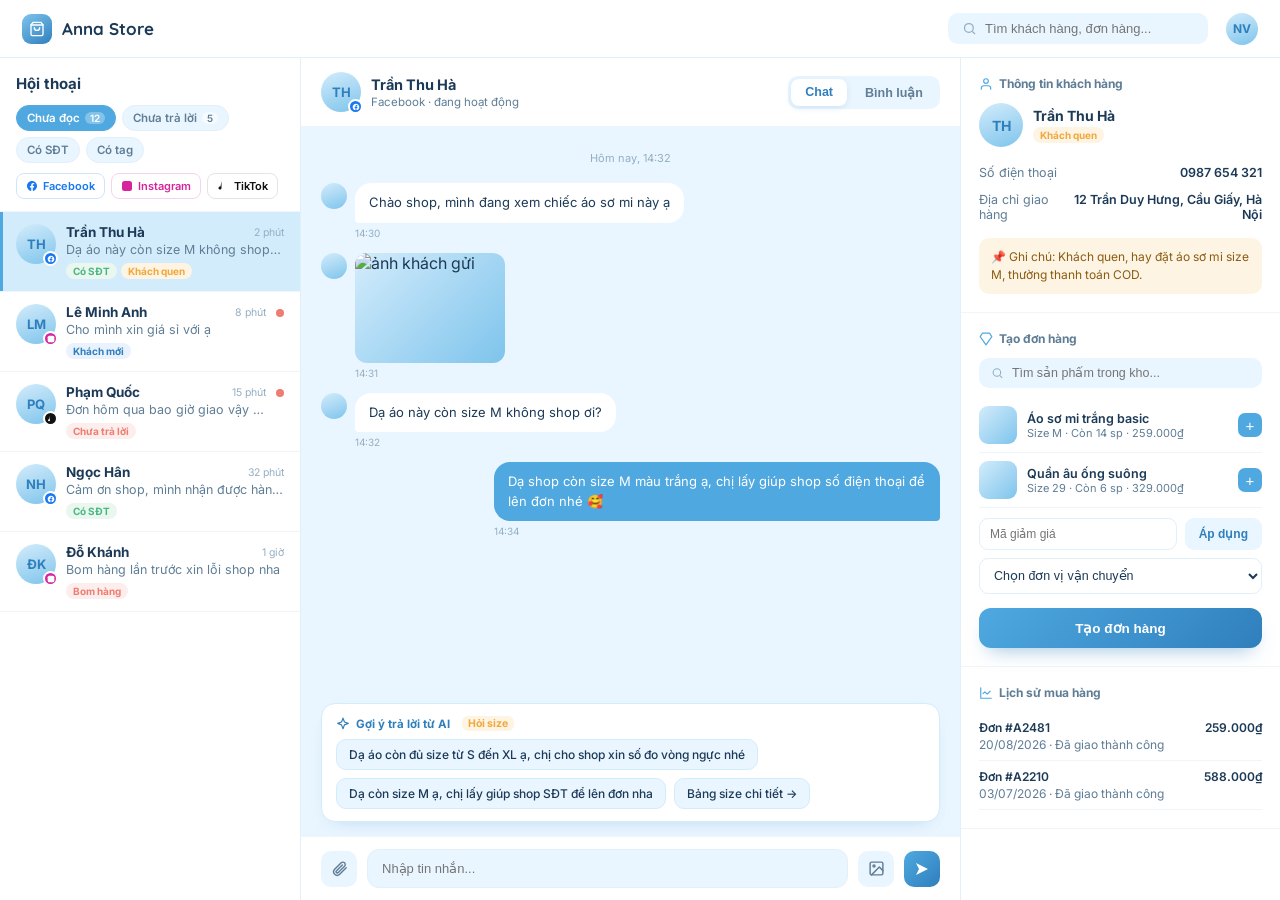
<file: frontend/mockups/anna-store-dashboard.html>
<!DOCTYPE html>
<html lang="vi">
<head>
<meta charset="UTF-8">
<meta name="viewport" content="width=device-width, initial-scale=1.0">
<title>Anna Store — Quản lý hội thoại</title>
<link rel="preconnect" href="https://fonts.googleapis.com">
<link href="https://fonts.googleapis.com/css2?family=Quicksand:wght@600;700&family=Inter:wght@400;500;600;700&display=swap" rel="stylesheet">
<style>
  :root{
    --sky: #eaf6ff;
    --sky-mid: #d3ecfb;
    --blue-soft: #7ec4ec;
    --blue-mid: #4fa9e0;
    --blue-deep: #2f7fbd;
    --navy: #1c3a57;
    --slate: #5f7d95;
    --slate-light: #93aec2;
    --white: #ffffff;
    --line: #e2f0fa;
    --line-soft: #eef6fb;
    --amber: #f0a83c;
    --coral: #ef7d6f;
    --green: #4cb782;
  }

  *{ box-sizing:border-box; margin:0; padding:0; }
  html,body{ height:100%; }

  body{
    font-family:'Inter', sans-serif;
    background:var(--sky);
    color:var(--navy);
    display:flex;
    flex-direction:column;
    overflow:hidden;
  }

  /* Top bar */
  .topbar{
    height:58px;
    flex-shrink:0;
    display:flex;
    align-items:center;
    justify-content:space-between;
    padding:0 22px;
    background:var(--white);
    border-bottom:1px solid var(--line);
    z-index:5;
  }
  .brand{ display:flex; align-items:center; gap:10px; }
  .brand-mark{
    width:30px; height:30px; border-radius:9px;
    background:linear-gradient(145deg, var(--blue-soft), var(--blue-deep));
    display:flex; align-items:center; justify-content:center;
  }
  .brand-mark svg{ width:16px; height:16px; }
  .brand-name{ font-family:'Quicksand', sans-serif; font-weight:700; font-size:17px; color:var(--navy); }
  .topbar-right{ display:flex; align-items:center; gap:18px; }
  .topbar-search{
    display:flex; align-items:center; gap:8px;
    background:var(--sky); border-radius:10px;
    padding:8px 14px; width:260px;
  }
  .topbar-search svg{ width:15px; height:15px; color:var(--slate-light); flex-shrink:0; }
  .topbar-search input{ border:none; background:none; outline:none; font-size:13px; width:100%; color:var(--navy); }
  .avatar-sm{
    width:32px; height:32px; border-radius:50%;
    background:linear-gradient(160deg, var(--sky-mid), var(--blue-soft));
    display:flex; align-items:center; justify-content:center;
    font-weight:700; font-size:12px; color:var(--blue-deep);
  }

  .layout{
    flex:1;
    display:grid;
    grid-template-columns: 300px minmax(0,1fr) 320px;
    min-height:0;
  }

  .col{ min-width:0; display:flex; flex-direction:column; min-height:0; }
  .col + .col{ border-left:1px solid var(--line); }

  /* ---------- COLUMN 1 : conversation list ---------- */
  .col1{ background:var(--white); }
  .col1-header{ padding:16px 16px 12px; border-bottom:1px solid var(--line-soft); }
  .col1-header h2{ font-size:15px; font-weight:700; margin-bottom:12px; }

  .filter-row{ display:flex; flex-wrap:wrap; gap:6px; margin-bottom:10px; }
  .filter-chip{
    font-size:11.5px; font-weight:600; padding:5px 10px;
    border-radius:999px; border:1px solid var(--line);
    background:var(--sky); color:var(--slate);
    cursor:pointer; white-space:nowrap;
    display:flex; align-items:center; gap:5px;
  }
  .filter-chip.active{ background:var(--blue-mid); border-color:var(--blue-mid); color:#fff; }
  .filter-chip .count{
    background:rgba(255,255,255,0.5);
    border-radius:999px; padding:0 5px; font-size:10px;
  }
  .filter-chip.active .count{ background:rgba(255,255,255,0.3); }

  .channel-row{ display:flex; gap:6px; }
  .channel-chip{
    display:flex; align-items:center; gap:5px;
    font-size:11px; font-weight:600; padding:5px 9px;
    border-radius:8px; border:1px solid var(--line);
    color:var(--slate); cursor:pointer;
  }
  .channel-chip svg{ width:12px; height:12px; }
  .channel-chip.fb{ color:#1877F2; border-color:#cfe4fd; }
  .channel-chip.ig{ color:#d6249f; border-color:#f6d3ec; }
  .channel-chip.tiktok{ color:#111; border-color:#e4e4e4; }

  .conv-list{ flex:1; overflow-y:auto; }
  .conv-item{
    display:flex; gap:10px; padding:12px 16px;
    border-bottom:1px solid var(--line-soft);
    cursor:pointer; position:relative;
  }
  .conv-item:hover{ background:var(--sky); }
  .conv-item.selected{ background:var(--sky-mid); }
  .conv-item.selected::before{
    content:""; position:absolute; left:0; top:0; bottom:0; width:3px;
    background:var(--blue-mid);
  }
  .conv-avatar{
    position:relative; width:40px; height:40px; border-radius:50%;
    background:linear-gradient(160deg, var(--sky-mid), var(--blue-soft));
    display:flex; align-items:center; justify-content:center;
    font-weight:700; font-size:13px; color:var(--blue-deep);
    flex-shrink:0;
  }
  .conv-avatar .badge-channel{
    position:absolute; bottom:-2px; right:-2px;
    width:15px; height:15px; border-radius:50%;
    display:flex; align-items:center; justify-content:center;
    border:2px solid var(--white);
  }
  .badge-channel.fb{ background:#1877F2; }
  .badge-channel.ig{ background:#d6249f; }
  .badge-channel.tiktok{ background:#111; }
  .badge-channel svg{ width:8px; height:8px; color:#fff; }

  .conv-info{ flex:1; min-width:0; }
  .conv-top{ display:flex; justify-content:space-between; align-items:center; gap:6px; }
  .conv-name{ font-size:13.5px; font-weight:700; color:var(--navy); white-space:nowrap; overflow:hidden; text-overflow:ellipsis; }
  .conv-time{ font-size:10.5px; color:var(--slate-light); flex-shrink:0; }
  .conv-msg{ font-size:12.5px; color:var(--slate); white-space:nowrap; overflow:hidden; text-overflow:ellipsis; margin-top:2px; }
  .conv-tags{ display:flex; gap:4px; margin-top:6px; flex-wrap:wrap; }
  .tag{
    font-size:10px; font-weight:700; padding:2px 7px;
    border-radius:999px; white-space:nowrap;
  }
  .tag.phone{ background:#e9f7ef; color:var(--green); }
  .tag.unread{ background:#fdeeee; color:var(--coral); }
  .tag.vip{ background:#fef4e3; color:var(--amber); }
  .tag.new{ background:#eaf3fd; color:var(--blue-deep); }
  .unread-dot{
    width:8px; height:8px; border-radius:50%; background:var(--coral);
    flex-shrink:0; margin-top:5px;
  }

  /* ---------- COLUMN 2 : chat window ---------- */
  .col2{ background:var(--sky); }
  .chat-header{
    padding:14px 20px; background:var(--white); border-bottom:1px solid var(--line-soft);
    display:flex; align-items:center; justify-content:space-between;
  }
  .chat-header-left{ display:flex; align-items:center; gap:10px; }
  .chat-header h3{ font-size:14.5px; font-weight:700; }
  .chat-header .sub{ font-size:11.5px; color:var(--slate); margin-top:2px; }

  .tabs{ display:flex; gap:4px; background:var(--sky); padding:3px; border-radius:10px; }
  .tab-btn{
    border:none; background:none; padding:6px 14px; border-radius:8px;
    font-size:12.5px; font-weight:600; color:var(--slate); cursor:pointer;
  }
  .tab-btn.active{ background:var(--white); color:var(--blue-deep); box-shadow:0 2px 6px rgba(47,127,189,0.15); }

  .chat-body{ flex:1; overflow-y:auto; padding:20px; display:flex; flex-direction:column; gap:14px; }
  .day-sep{ text-align:center; font-size:11px; color:var(--slate-light); margin:4px 0; }

  .msg-row{ display:flex; gap:8px; max-width:72%; }
  .msg-row.in{ align-self:flex-start; }
  .msg-row.out{ align-self:flex-end; flex-direction:row-reverse; }
  .msg-avatar{
    width:26px; height:26px; border-radius:50%; flex-shrink:0;
    background:linear-gradient(160deg, var(--sky-mid), var(--blue-soft));
  }
  .msg-bubble{
    padding:10px 14px; border-radius:16px; font-size:13px; line-height:1.5;
  }
  .msg-row.in .msg-bubble{ background:var(--white); color:var(--navy); border-bottom-left-radius:4px; }
  .msg-row.out .msg-bubble{ background:var(--blue-mid); color:#fff; border-bottom-right-radius:4px; }
  .msg-img{
    width:150px; height:110px; border-radius:12px; object-fit:cover; display:block;
    background:linear-gradient(135deg, var(--sky-mid), var(--blue-soft));
  }
  .msg-time{ font-size:10px; color:var(--slate-light); margin-top:4px; }

  .ai-suggest{
    margin:0 20px 14px; background:var(--white);
    border:1.5px solid var(--sky-mid); border-radius:14px;
    padding:12px 14px;
    box-shadow:0 8px 20px -12px rgba(47,127,189,0.35);
  }
  .ai-suggest-label{
    display:flex; align-items:center; gap:6px;
    font-size:11.5px; font-weight:700; color:var(--blue-deep); margin-bottom:8px;
  }
  .ai-suggest-label svg{ width:14px; height:14px; }
  .ai-chip-row{ display:flex; gap:8px; flex-wrap:wrap; }
  .ai-chip{
    font-size:12px; padding:7px 12px; border-radius:10px;
    background:var(--sky); border:1px solid var(--sky-mid);
    color:var(--navy); cursor:pointer; font-weight:500;
  }
  .ai-chip:hover{ background:var(--sky-mid); }
  .ai-intent{ font-size:10.5px; font-weight:700; color:var(--amber); background:#fef4e3; padding:1px 6px; border-radius:6px; margin-left:6px; }

  .chat-input{
    display:flex; align-items:center; gap:10px;
    padding:12px 20px; background:var(--white); border-top:1px solid var(--line-soft);
  }
  .chat-input input{
    flex:1; border:1.5px solid var(--line); border-radius:12px;
    padding:11px 14px; font-size:13px; outline:none; background:var(--sky);
  }
  .chat-input input:focus{ border-color:var(--blue-mid); background:var(--white); }
  .icon-btn{
    width:36px; height:36px; border-radius:10px; border:none;
    background:var(--sky); color:var(--slate); display:flex; align-items:center; justify-content:center;
    cursor:pointer; flex-shrink:0;
  }
  .icon-btn svg{ width:17px; height:17px; }
  .send-btn{
    width:36px; height:36px; border-radius:10px; border:none;
    background:linear-gradient(135deg, var(--blue-mid), var(--blue-deep));
    color:#fff; display:flex; align-items:center; justify-content:center; cursor:pointer; flex-shrink:0;
  }
  .send-btn svg{ width:16px; height:16px; }

  /* ---------- COLUMN 3 : order & inventory ---------- */
  .col3{ background:var(--white); overflow-y:auto; }
  .panel-section{ padding:18px 18px; border-bottom:1px solid var(--line-soft); }
  .panel-section h4{
    font-size:12px; font-weight:700; color:var(--slate); text-transform:none;
    margin-bottom:12px; display:flex; align-items:center; gap:6px;
  }
  .panel-section h4 svg{ width:14px; height:14px; color:var(--blue-mid); }

  .customer-card{ display:flex; gap:10px; align-items:center; margin-bottom:12px; }
  .customer-card .conv-avatar{ width:44px; height:44px; font-size:14px; }
  .customer-card .cname{ font-size:14px; font-weight:700; }
  .customer-card .ctag{ margin-top:3px; }

  .info-row{ display:flex; justify-content:space-between; font-size:12.5px; padding:6px 0; }
  .info-row span:first-child{ color:var(--slate); }
  .info-row span:last-child{ font-weight:600; text-align:right; }

  .note-box{
    background:#fef4e3; border-radius:10px; padding:10px 12px;
    font-size:12px; color:#8a5c12; margin-top:10px; line-height:1.5;
  }

  .search-box{
    display:flex; align-items:center; gap:8px;
    background:var(--sky); border-radius:10px; padding:8px 12px; margin-bottom:10px;
  }
  .search-box svg{ width:14px; height:14px; color:var(--slate-light); }
  .search-box input{ border:none; background:none; outline:none; font-size:12.5px; width:100%; }

  .product-item{
    display:flex; align-items:center; gap:10px; padding:8px 0;
    border-bottom:1px solid var(--line-soft);
  }
  .product-thumb{
    width:38px; height:38px; border-radius:9px; flex-shrink:0;
    background:linear-gradient(135deg, var(--sky-mid), var(--blue-soft));
  }
  .product-name{ font-size:12.5px; font-weight:600; }
  .product-meta{ font-size:11px; color:var(--slate); }
  .product-add{
    margin-left:auto; width:24px; height:24px; border-radius:7px;
    border:none; background:var(--blue-mid); color:#fff; cursor:pointer;
    display:flex; align-items:center; justify-content:center; font-size:15px; flex-shrink:0;
  }

  .discount-row{ display:flex; gap:8px; margin-top:10px; }
  .discount-row input{
    flex:1; border:1.5px solid var(--line); border-radius:9px;
    padding:8px 10px; font-size:12px; outline:none;
  }
  .discount-row button{
    border:none; border-radius:9px; padding:8px 14px;
    background:var(--sky); color:var(--blue-deep); font-weight:700; font-size:12px; cursor:pointer;
  }

  .ship-select{
    width:100%; border:1.5px solid var(--line); border-radius:9px;
    padding:9px 10px; font-size:12.5px; outline:none; margin-top:8px;
    color:var(--navy); background:var(--white);
  }

  .history-item{ font-size:12px; padding:8px 0; border-bottom:1px solid var(--line-soft); }
  .history-item .h-top{ display:flex; justify-content:space-between; font-weight:600; }
  .history-item .h-sub{ color:var(--slate); margin-top:2px; }

  .btn-create-order{
    width:100%; margin-top:14px; padding:12px; border:none; border-radius:12px;
    background:linear-gradient(135deg, var(--blue-mid), var(--blue-deep));
    color:#fff; font-weight:700; font-size:13.5px; cursor:pointer;
    box-shadow:0 10px 20px -10px rgba(47,127,189,0.55);
  }
</style>
</head>
<body>

  <!-- TOP BAR -->
  <div class="topbar">
    <div class="brand">
      <div class="brand-mark">
        <svg viewBox="0 0 24 24" fill="none" stroke="white" stroke-width="2" stroke-linecap="round" stroke-linejoin="round">
          <path d="M6 2 3 6v14a2 2 0 0 0 2 2h14a2 2 0 0 0 2-2V6l-3-4Z"/><path d="M3 6h18"/><path d="M16 10a4 4 0 0 1-8 0"/>
        </svg>
      </div>
      <span class="brand-name">Anna Store</span>
    </div>
    <div class="topbar-right">
      <div class="topbar-search">
        <svg viewBox="0 0 24 24" fill="none" stroke="currentColor" stroke-width="2"><circle cx="11" cy="11" r="7"/><path d="m21 21-4.3-4.3"/></svg>
        <input placeholder="Tìm khách hàng, đơn hàng...">
      </div>
      <div class="avatar-sm">NV</div>
    </div>
  </div>

  <!-- 3-COLUMN LAYOUT -->
  <div class="layout">

    <!-- COLUMN 1 -->
    <div class="col col1">
      <div class="col1-header">
        <h2>Hội thoại</h2>
        <div class="filter-row">
          <div class="filter-chip active">Chưa đọc <span class="count">12</span></div>
          <div class="filter-chip">Chưa trả lời <span class="count">5</span></div>
          <div class="filter-chip">Có SĐT</div>
          <div class="filter-chip">Có tag</div>
        </div>
        <div class="channel-row">
          <div class="channel-chip fb">
            <svg viewBox="0 0 24 24" fill="currentColor"><path d="M22 12.06C22 6.5 17.52 2 12 2S2 6.5 2 12.06c0 5 3.66 9.15 8.44 9.94v-7.03H7.9v-2.9h2.54V9.85c0-2.5 1.49-3.89 3.78-3.89 1.1 0 2.24.2 2.24.2v2.46h-1.26c-1.24 0-1.63.77-1.63 1.56v1.88h2.78l-.44 2.9h-2.34V22c4.78-.79 8.44-4.94 8.44-9.94Z"/></svg>
            Facebook
          </div>
          <div class="channel-chip ig">
            <svg viewBox="0 0 24 24" fill="currentColor"><rect x="2" y="2" width="20" height="20" rx="5"/></svg>
            Instagram
          </div>
          <div class="channel-chip tiktok">
            <svg viewBox="0 0 24 24" fill="currentColor"><path d="M9 2v14a3 3 0 1 1-2-2.83"/></svg>
            TikTok
          </div>
        </div>
      </div>

      <div class="conv-list">

        <div class="conv-item selected">
          <div class="conv-avatar">TH
            <span class="badge-channel fb"><svg viewBox="0 0 24 24" fill="currentColor"><path d="M22 12.06C22 6.5 17.52 2 12 2S2 6.5 2 12.06c0 5 3.66 9.15 8.44 9.94v-7.03H7.9v-2.9h2.54V9.85c0-2.5 1.49-3.89 3.78-3.89 1.1 0 2.24.2 2.24.2v2.46h-1.26c-1.24 0-1.63.77-1.63 1.56v1.88h2.78l-.44 2.9h-2.34V22c4.78-.79 8.44-4.94 8.44-9.94Z"/></svg></span>
          </div>
          <div class="conv-info">
            <div class="conv-top"><span class="conv-name">Trần Thu Hà</span><span class="conv-time">2 phút</span></div>
            <div class="conv-msg">Dạ áo này còn size M không shop ơi?</div>
            <div class="conv-tags">
              <span class="tag phone">Có SĐT</span>
              <span class="tag vip">Khách quen</span>
            </div>
          </div>
        </div>

        <div class="conv-item">
          <div class="conv-avatar">LM
            <span class="badge-channel ig"><svg viewBox="0 0 24 24" fill="currentColor"><rect x="2" y="2" width="20" height="20" rx="5"/></svg></span>
          </div>
          <div class="conv-info">
            <div class="conv-top"><span class="conv-name">Lê Minh Anh</span><span class="conv-time">8 phút</span></div>
            <div class="conv-msg">Cho mình xin giá sỉ với ạ</div>
            <div class="conv-tags"><span class="tag new">Khách mới</span></div>
          </div>
          <div class="unread-dot"></div>
        </div>

        <div class="conv-item">
          <div class="conv-avatar">PQ
            <span class="badge-channel tiktok"><svg viewBox="0 0 24 24" fill="currentColor"><path d="M9 2v14a3 3 0 1 1-2-2.83"/></svg></span>
          </div>
          <div class="conv-info">
            <div class="conv-top"><span class="conv-name">Phạm Quốc</span><span class="conv-time">15 phút</span></div>
            <div class="conv-msg">Đơn hôm qua bao giờ giao vậy shop?</div>
            <div class="conv-tags"><span class="tag unread">Chưa trả lời</span></div>
          </div>
          <div class="unread-dot"></div>
        </div>

        <div class="conv-item">
          <div class="conv-avatar">NH
            <span class="badge-channel fb"><svg viewBox="0 0 24 24" fill="currentColor"><path d="M22 12.06C22 6.5 17.52 2 12 2S2 6.5 2 12.06c0 5 3.66 9.15 8.44 9.94v-7.03H7.9v-2.9h2.54V9.85c0-2.5 1.49-3.89 3.78-3.89 1.1 0 2.24.2 2.24.2v2.46h-1.26c-1.24 0-1.63.77-1.63 1.56v1.88h2.78l-.44 2.9h-2.34V22c4.78-.79 8.44-4.94 8.44-9.94Z"/></svg></span>
          </div>
          <div class="conv-info">
            <div class="conv-top"><span class="conv-name">Ngọc Hân</span><span class="conv-time">32 phút</span></div>
            <div class="conv-msg">Cảm ơn shop, mình nhận được hàng rồi</div>
            <div class="conv-tags"><span class="tag phone">Có SĐT</span></div>
          </div>
        </div>

        <div class="conv-item">
          <div class="conv-avatar">ĐK
            <span class="badge-channel ig"><svg viewBox="0 0 24 24" fill="currentColor"><rect x="2" y="2" width="20" height="20" rx="5"/></svg></span>
          </div>
          <div class="conv-info">
            <div class="conv-top"><span class="conv-name">Đỗ Khánh</span><span class="conv-time">1 giờ</span></div>
            <div class="conv-msg">Bom hàng lần trước xin lỗi shop nha</div>
            <div class="conv-tags"><span class="tag unread">Bom hàng</span></div>
          </div>
        </div>

      </div>
    </div>

    <!-- COLUMN 2 -->
    <div class="col col2">
      <div class="chat-header">
        <div class="chat-header-left">
          <div class="conv-avatar">TH
            <span class="badge-channel fb"><svg viewBox="0 0 24 24" fill="currentColor"><path d="M22 12.06C22 6.5 17.52 2 12 2S2 6.5 2 12.06c0 5 3.66 9.15 8.44 9.94v-7.03H7.9v-2.9h2.54V9.85c0-2.5 1.49-3.89 3.78-3.89 1.1 0 2.24.2 2.24.2v2.46h-1.26c-1.24 0-1.63.77-1.63 1.56v1.88h2.78l-.44 2.9h-2.34V22c4.78-.79 8.44-4.94 8.44-9.94Z"/></svg></span>
          </div>
          <div>
            <h3>Trần Thu Hà</h3>
            <div class="sub">Facebook · đang hoạt động</div>
          </div>
        </div>
        <div class="tabs">
          <button class="tab-btn active">Chat</button>
          <button class="tab-btn">Bình luận</button>
        </div>
      </div>

      <div class="chat-body">
        <div class="day-sep">Hôm nay, 14:32</div>

        <div class="msg-row in">
          <div class="msg-avatar"></div>
          <div>
            <div class="msg-bubble">Chào shop, mình đang xem chiếc áo sơ mi này ạ</div>
            <div class="msg-time">14:30</div>
          </div>
        </div>

        <div class="msg-row in">
          <div class="msg-avatar"></div>
          <div>
            <img class="msg-img" alt="ảnh khách gửi">
            <div class="msg-time">14:31</div>
          </div>
        </div>

        <div class="msg-row in">
          <div class="msg-avatar"></div>
          <div>
            <div class="msg-bubble">Dạ áo này còn size M không shop ơi?</div>
            <div class="msg-time">14:32</div>
          </div>
        </div>

        <div class="msg-row out">
          <div>
            <div class="msg-bubble">Dạ shop còn size M màu trắng ạ, chị lấy giúp shop số điện thoại để lên đơn nhé 🥰</div>
            <div class="msg-time">14:34</div>
          </div>
        </div>
      </div>

      <div class="ai-suggest">
        <div class="ai-suggest-label">
          <svg viewBox="0 0 24 24" fill="none" stroke="currentColor" stroke-width="2" stroke-linecap="round" stroke-linejoin="round"><path d="M12 2 9.5 8.5 3 11l6.5 2.5L12 20l2.5-6.5L21 11l-6.5-2.5L12 2Z"/></svg>
          Gợi ý trả lời từ AI
          <span class="ai-intent">Hỏi size</span>
        </div>
        <div class="ai-chip-row">
          <div class="ai-chip">Dạ áo còn đủ size từ S đến XL ạ, chị cho shop xin số đo vòng ngực nhé</div>
          <div class="ai-chip">Dạ còn size M ạ, chị lấy giúp shop SĐT để lên đơn nha</div>
          <div class="ai-chip">Bảng size chi tiết →</div>
        </div>
      </div>

      <div class="chat-input">
        <button class="icon-btn"><svg viewBox="0 0 24 24" fill="none" stroke="currentColor" stroke-width="2" stroke-linecap="round" stroke-linejoin="round"><path d="M21.44 11.05 12.25 20.24a5 5 0 0 1-7.07-7.07l9.19-9.19a3.33 3.33 0 0 1 4.71 4.71l-9.2 9.19a1.67 1.67 0 0 1-2.35-2.35l8.49-8.48"/></svg></button>
        <input placeholder="Nhập tin nhắn...">
        <button class="icon-btn"><svg viewBox="0 0 24 24" fill="none" stroke="currentColor" stroke-width="2" stroke-linecap="round" stroke-linejoin="round"><rect x="3" y="3" width="18" height="18" rx="2"/><circle cx="8.5" cy="8.5" r="1.5"/><path d="m21 15-5-5L5 21"/></svg></button>
        <button class="send-btn"><svg viewBox="0 0 24 24" fill="currentColor"><path d="m3 3 18 9-18 9 4.5-9L3 3Z"/></svg></button>
      </div>
    </div>

    <!-- COLUMN 3 -->
    <div class="col col3">

      <div class="panel-section">
        <h4><svg viewBox="0 0 24 24" fill="none" stroke="currentColor" stroke-width="2" stroke-linecap="round" stroke-linejoin="round"><path d="M20 21v-2a4 4 0 0 0-4-4H8a4 4 0 0 0-4 4v2"/><circle cx="12" cy="7" r="4"/></svg>Thông tin khách hàng</h4>
        <div class="customer-card">
          <div class="conv-avatar">TH</div>
          <div>
            <div class="cname">Trần Thu Hà</div>
            <div class="conv-tags ctag"><span class="tag vip">Khách quen</span></div>
          </div>
        </div>
        <div class="info-row"><span>Số điện thoại</span><span>0987 654 321</span></div>
        <div class="info-row"><span>Địa chỉ giao hàng</span><span>12 Trần Duy Hưng, Cầu Giấy, Hà Nội</span></div>
        <div class="note-box">📌 Ghi chú: Khách quen, hay đặt áo sơ mi size M, thường thanh toán COD.</div>
      </div>

      <div class="panel-section">
        <h4><svg viewBox="0 0 24 24" fill="none" stroke="currentColor" stroke-width="2" stroke-linecap="round" stroke-linejoin="round"><path d="M6 2h12l4 6-10 14L2 8Z"/></svg>Tạo đơn hàng</h4>
        <div class="search-box">
          <svg viewBox="0 0 24 24" fill="none" stroke="currentColor" stroke-width="2"><circle cx="11" cy="11" r="7"/><path d="m21 21-4.3-4.3"/></svg>
          <input placeholder="Tìm sản phẩm trong kho...">
        </div>

        <div class="product-item">
          <div class="product-thumb"></div>
          <div>
            <div class="product-name">Áo sơ mi trắng basic</div>
            <div class="product-meta">Size M · Còn 14 sp · 259.000₫</div>
          </div>
          <button class="product-add">+</button>
        </div>
        <div class="product-item">
          <div class="product-thumb"></div>
          <div>
            <div class="product-name">Quần âu ống suông</div>
            <div class="product-meta">Size 29 · Còn 6 sp · 329.000₫</div>
          </div>
          <button class="product-add">+</button>
        </div>

        <div class="discount-row">
          <input placeholder="Mã giảm giá">
          <button>Áp dụng</button>
        </div>

        <select class="ship-select">
          <option>Chọn đơn vị vận chuyển</option>
          <option>Giao hàng nhanh (GHN)</option>
          <option>Giao hàng tiết kiệm (GHTK)</option>
          <option>Viettel Post</option>
        </select>

        <button class="btn-create-order">Tạo đơn hàng</button>
      </div>

      <div class="panel-section">
        <h4><svg viewBox="0 0 24 24" fill="none" stroke="currentColor" stroke-width="2" stroke-linecap="round" stroke-linejoin="round"><path d="M3 3v18h18"/><path d="m19 9-5 5-4-4-3 3"/></svg>Lịch sử mua hàng</h4>
        <div class="history-item">
          <div class="h-top"><span>Đơn #A2481</span><span>259.000₫</span></div>
          <div class="h-sub">20/08/2026 · Đã giao thành công</div>
        </div>
        <div class="history-item">
          <div class="h-top"><span>Đơn #A2210</span><span>588.000₫</span></div>
          <div class="h-sub">03/07/2026 · Đã giao thành công</div>
        </div>
      </div>

    </div>

  </div>

</body>
</html>
</file>
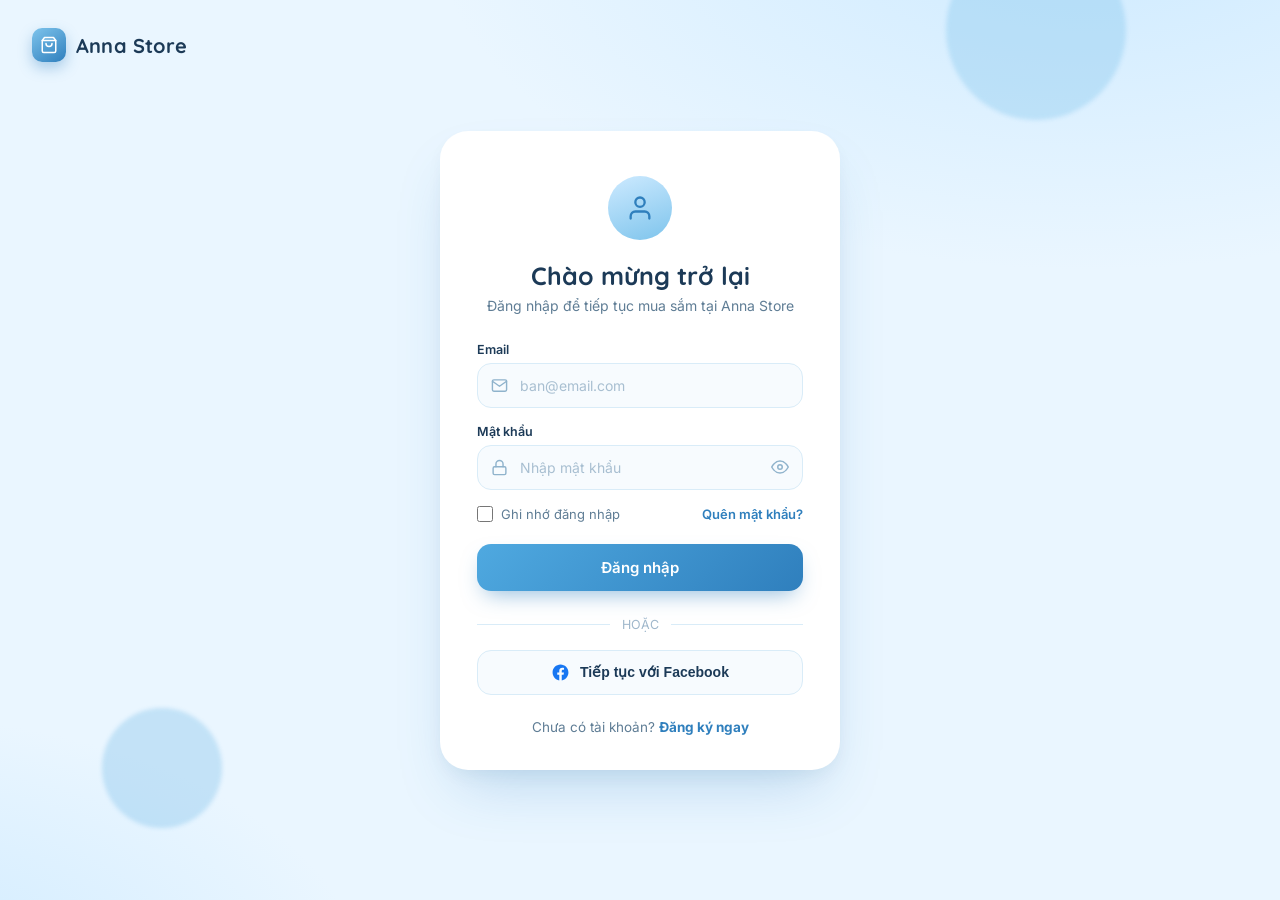
<file: frontend/mockups/anna-store-login.html>
<!DOCTYPE html>
<html lang="vi">
<head>
<meta charset="UTF-8">
<meta name="viewport" content="width=device-width, initial-scale=1.0">
<title>Anna Store — Đăng nhập</title>
<link rel="preconnect" href="https://fonts.googleapis.com">
<link href="https://fonts.googleapis.com/css2?family=Quicksand:wght@500;600;700&family=Inter:wght@400;500;600&display=swap" rel="stylesheet">
<style>
  :root{
    --sky: #eaf6ff;
    --sky-mid: #cdeaff;
    --blue-soft: #7ec4ec;
    --blue-mid: #4fa9e0;
    --blue-deep: #2f7fbd;
    --navy: #1c3a57;
    --slate: #5f7d95;
    --white: #ffffff;
    --line: #d9ecf8;
  }

  *{ box-sizing:border-box; margin:0; padding:0; }

  body{
    min-height:100vh;
    font-family:'Inter', sans-serif;
    background:
      radial-gradient(1100px 600px at 85% -10%, var(--sky-mid) 0%, transparent 60%),
      radial-gradient(900px 500px at -10% 110%, var(--sky-mid) 0%, transparent 55%),
      var(--sky);
    display:flex;
    align-items:center;
    justify-content:center;
    padding:32px 20px;
    position:relative;
    overflow-x:hidden;
  }

  /* Brand mark, top-left */
  .brand{
    position:fixed;
    top:28px;
    left:32px;
    display:flex;
    align-items:center;
    gap:10px;
    z-index:10;
  }
  .brand-mark{
    width:34px;
    height:34px;
    border-radius:10px;
    background:linear-gradient(145deg, var(--blue-soft), var(--blue-deep));
    display:flex;
    align-items:center;
    justify-content:center;
    box-shadow:0 6px 14px rgba(47,127,189,0.35);
  }
  .brand-mark svg{ width:18px; height:18px; }
  .brand-name{
    font-family:'Quicksand', sans-serif;
    font-weight:700;
    font-size:20px;
    color:var(--navy);
    letter-spacing:0.2px;
  }

  /* decorative floating shapes */
  .blob{
    position:fixed;
    border-radius:50%;
    filter:blur(2px);
    opacity:0.5;
    z-index:0;
  }
  .blob.one{ width:180px; height:180px; background:var(--blue-soft); top:-60px; right:12%; opacity:0.35;}
  .blob.two{ width:120px; height:120px; background:var(--blue-mid); bottom:8%; left:8%; opacity:0.25;}

  .card{
    position:relative;
    z-index:2;
    width:100%;
    max-width:400px;
    background:var(--white);
    border-radius:28px;
    padding:44px 36px 34px;
    box-shadow:
      0 30px 60px -20px rgba(47,127,189,0.28),
      0 8px 20px -6px rgba(28,58,87,0.08);
    border:1px solid rgba(255,255,255,0.6);
  }

  .avatar{
    width:64px;
    height:64px;
    margin:0 auto 20px;
    border-radius:50%;
    background:linear-gradient(160deg, var(--sky-mid), var(--blue-soft));
    display:flex;
    align-items:center;
    justify-content:center;
  }
  .avatar svg{ width:28px; height:28px; color:var(--blue-deep); }

  h1{
    font-family:'Quicksand', sans-serif;
    font-weight:700;
    font-size:25px;
    color:var(--navy);
    text-align:center;
    margin-bottom:6px;
  }
  .subtitle{
    text-align:center;
    color:var(--slate);
    font-size:14px;
    margin-bottom:28px;
  }

  .field{
    position:relative;
    margin-bottom:16px;
  }
  .field label{
    display:block;
    font-size:12.5px;
    font-weight:600;
    color:var(--navy);
    margin-bottom:6px;
  }
  .field .input-wrap{
    position:relative;
    display:flex;
    align-items:center;
  }
  .field input{
    width:100%;
    padding:13px 44px 13px 42px;
    border-radius:14px;
    border:1.5px solid var(--line);
    background:#f7fbfe;
    font-size:14px;
    color:var(--navy);
    outline:none;
    transition:border-color .15s ease, background .15s ease;
    font-family:'Inter', sans-serif;
  }
  .field input::placeholder{ color:#a8bfd1; }
  .field input:focus{
    border-color:var(--blue-mid);
    background:var(--white);
  }
  .field .icon-left{
    position:absolute;
    left:14px;
    width:17px;
    height:17px;
    color:#8fb3cc;
    pointer-events:none;
  }
  .field .icon-right{
    position:absolute;
    right:14px;
    width:18px;
    height:18px;
    color:#8fb3cc;
    cursor:pointer;
    background:none;
    border:none;
    padding:0;
    display:flex;
  }

  .row-between{
    display:flex;
    align-items:center;
    justify-content:space-between;
    margin:4px 0 22px;
    font-size:13px;
  }
  .remember{
    display:flex;
    align-items:center;
    gap:8px;
    color:var(--slate);
    cursor:pointer;
    user-select:none;
  }
  .remember input{
    width:16px;
    height:16px;
    accent-color:var(--blue-mid);
    cursor:pointer;
  }
  .forgot{
    color:var(--blue-deep);
    text-decoration:none;
    font-weight:600;
  }
  .forgot:hover{ text-decoration:underline; }

  .btn-primary{
    width:100%;
    padding:14px;
    border:none;
    border-radius:14px;
    background:linear-gradient(135deg, var(--blue-mid), var(--blue-deep));
    color:#fff;
    font-family:'Inter', sans-serif;
    font-weight:600;
    font-size:15px;
    cursor:pointer;
    box-shadow:0 10px 22px -8px rgba(47,127,189,0.55);
    transition:transform .12s ease, box-shadow .12s ease;
  }
  .btn-primary:hover{
    transform:translateY(-1px);
    box-shadow:0 14px 26px -8px rgba(47,127,189,0.6);
  }
  .btn-primary:active{ transform:translateY(0); }

  .divider{
    display:flex;
    align-items:center;
    gap:12px;
    margin:26px 0 18px;
    color:#9fb7cb;
    font-size:12.5px;
  }
  .divider::before, .divider::after{
    content:"";
    flex:1;
    height:1px;
    background:var(--line);
  }

  .btn-facebook{
    width:100%;
    display:flex;
    align-items:center;
    justify-content:center;
    gap:10px;
    padding:12px;
    border-radius:14px;
    border:1.5px solid var(--line);
    background:#f7fbfe;
    color:var(--navy);
    font-weight:600;
    font-size:14px;
    cursor:pointer;
    transition:background .15s ease, border-color .15s ease;
  }
  .btn-facebook:hover{
    background:#eef7fd;
    border-color:var(--blue-soft);
  }
  .btn-facebook svg{ width:19px; height:19px; color:#1877F2; }

  .signup{
    text-align:center;
    margin-top:24px;
    font-size:13.5px;
    color:var(--slate);
  }
  .signup a{
    color:var(--blue-deep);
    font-weight:700;
    text-decoration:none;
  }
  .signup a:hover{ text-decoration:underline; }

  @media (max-width:420px){
    .brand{ top:18px; left:18px; }
    .card{ padding:36px 24px 28px; border-radius:22px; }
  }
</style>
</head>
<body>

  <div class="brand">
    <div class="brand-mark">
      <svg viewBox="0 0 24 24" fill="none" stroke="white" stroke-width="2" stroke-linecap="round" stroke-linejoin="round">
        <path d="M6 2 3 6v14a2 2 0 0 0 2 2h14a2 2 0 0 0 2-2V6l-3-4Z"/>
        <path d="M3 6h18"/>
        <path d="M16 10a4 4 0 0 1-8 0"/>
      </svg>
    </div>
    <span class="brand-name">Anna Store</span>
  </div>

  <div class="blob one"></div>
  <div class="blob two"></div>

  <div class="card">
    <div class="avatar">
      <svg viewBox="0 0 24 24" fill="none" stroke="currentColor" stroke-width="2" stroke-linecap="round" stroke-linejoin="round">
        <path d="M20 21v-2a4 4 0 0 0-4-4H8a4 4 0 0 0-4 4v2"/>
        <circle cx="12" cy="7" r="4"/>
      </svg>
    </div>

    <h1>Chào mừng trở lại</h1>
    <p class="subtitle">Đăng nhập để tiếp tục mua sắm tại Anna Store</p>

    <form id="loginForm">
      <div class="field">
        <label for="email">Email</label>
        <div class="input-wrap">
          <svg class="icon-left" viewBox="0 0 24 24" fill="none" stroke="currentColor" stroke-width="2" stroke-linecap="round" stroke-linejoin="round">
            <rect x="2" y="4" width="20" height="16" rx="2"/>
            <path d="m22 6-10 7L2 6"/>
          </svg>
          <input type="email" id="email" placeholder="ban@email.com" required>
        </div>
      </div>

      <div class="field">
        <label for="password">Mật khẩu</label>
        <div class="input-wrap">
          <svg class="icon-left" viewBox="0 0 24 24" fill="none" stroke="currentColor" stroke-width="2" stroke-linecap="round" stroke-linejoin="round">
            <rect x="3" y="11" width="18" height="11" rx="2"/>
            <path d="M7 11V7a5 5 0 0 1 10 0v4"/>
          </svg>
          <input type="password" id="password" placeholder="Nhập mật khẩu" required>
          <button type="button" class="icon-right" id="togglePwd" aria-label="Hiện mật khẩu">
            <svg viewBox="0 0 24 24" fill="none" stroke="currentColor" stroke-width="2" stroke-linecap="round" stroke-linejoin="round">
              <path d="M1 12s4-8 11-8 11 8 11 8-4 8-11 8-11-8-11-8Z"/>
              <circle cx="12" cy="12" r="3"/>
            </svg>
          </button>
        </div>
      </div>

      <div class="row-between">
        <label class="remember">
          <input type="checkbox">
          Ghi nhớ đăng nhập
        </label>
        <a href="#" class="forgot">Quên mật khẩu?</a>
      </div>

      <button type="submit" class="btn-primary">Đăng nhập</button>
    </form>

    <div class="divider">HOẶC</div>

    <button type="button" class="btn-facebook">
      <svg viewBox="0 0 24 24" fill="currentColor">
        <path d="M22 12.06C22 6.5 17.52 2 12 2S2 6.5 2 12.06c0 5 3.66 9.15 8.44 9.94v-7.03H7.9v-2.9h2.54V9.85c0-2.5 1.49-3.89 3.78-3.89 1.1 0 2.24.2 2.24.2v2.46h-1.26c-1.24 0-1.63.77-1.63 1.56v1.88h2.78l-.44 2.9h-2.34V22c4.78-.79 8.44-4.94 8.44-9.94Z"/>
      </svg>
      Tiếp tục với Facebook
    </button>

    <p class="signup">Chưa có tài khoản? <a href="#">Đăng ký ngay</a></p>
  </div>

  <script>
    const toggle = document.getElementById('togglePwd');
    const pwd = document.getElementById('password');
    toggle.addEventListener('click', () => {
      const isPwd = pwd.type === 'password';
      pwd.type = isPwd ? 'text' : 'password';
    });

    document.getElementById('loginForm').addEventListener('submit', (e) => {
      e.preventDefault();
      alert('Đây là giao diện minh hoạ — chưa kết nối chức năng đăng nhập thật.');
    });
  </script>
</body>
</html>
</file>
